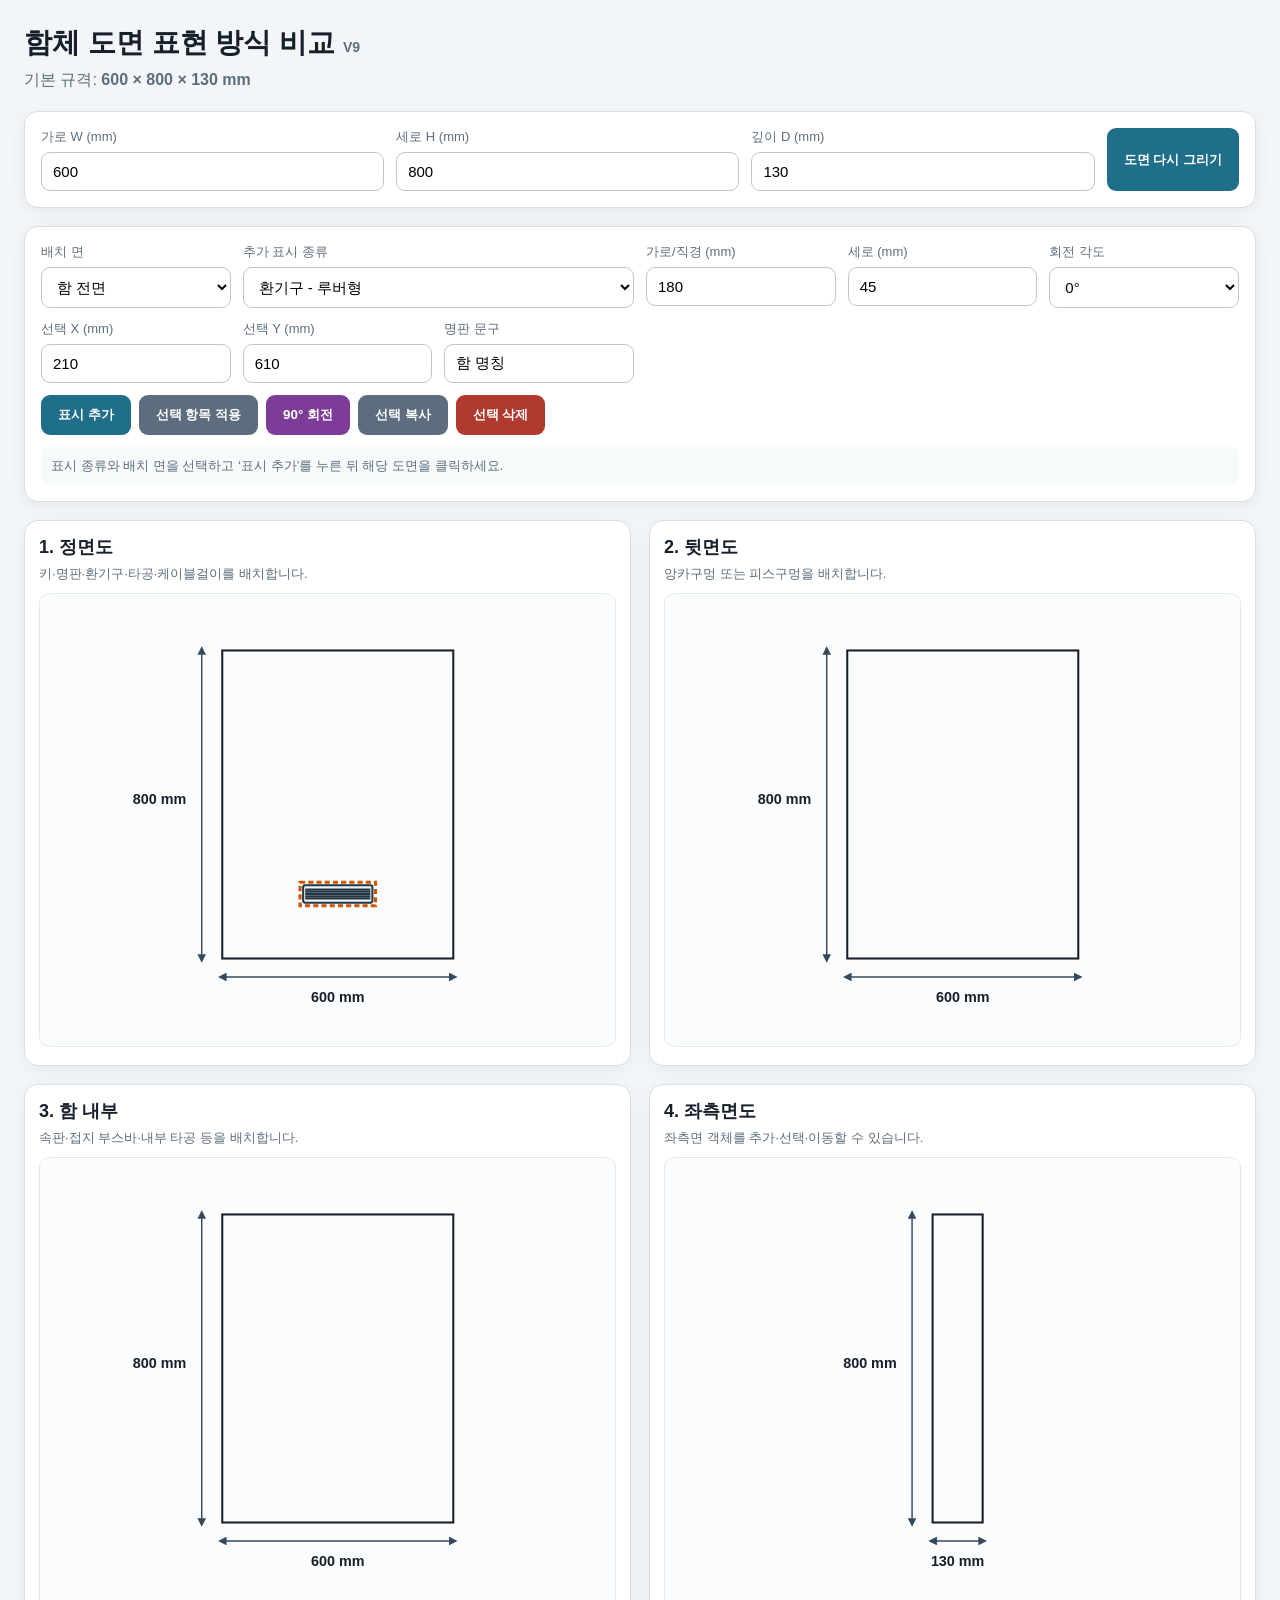
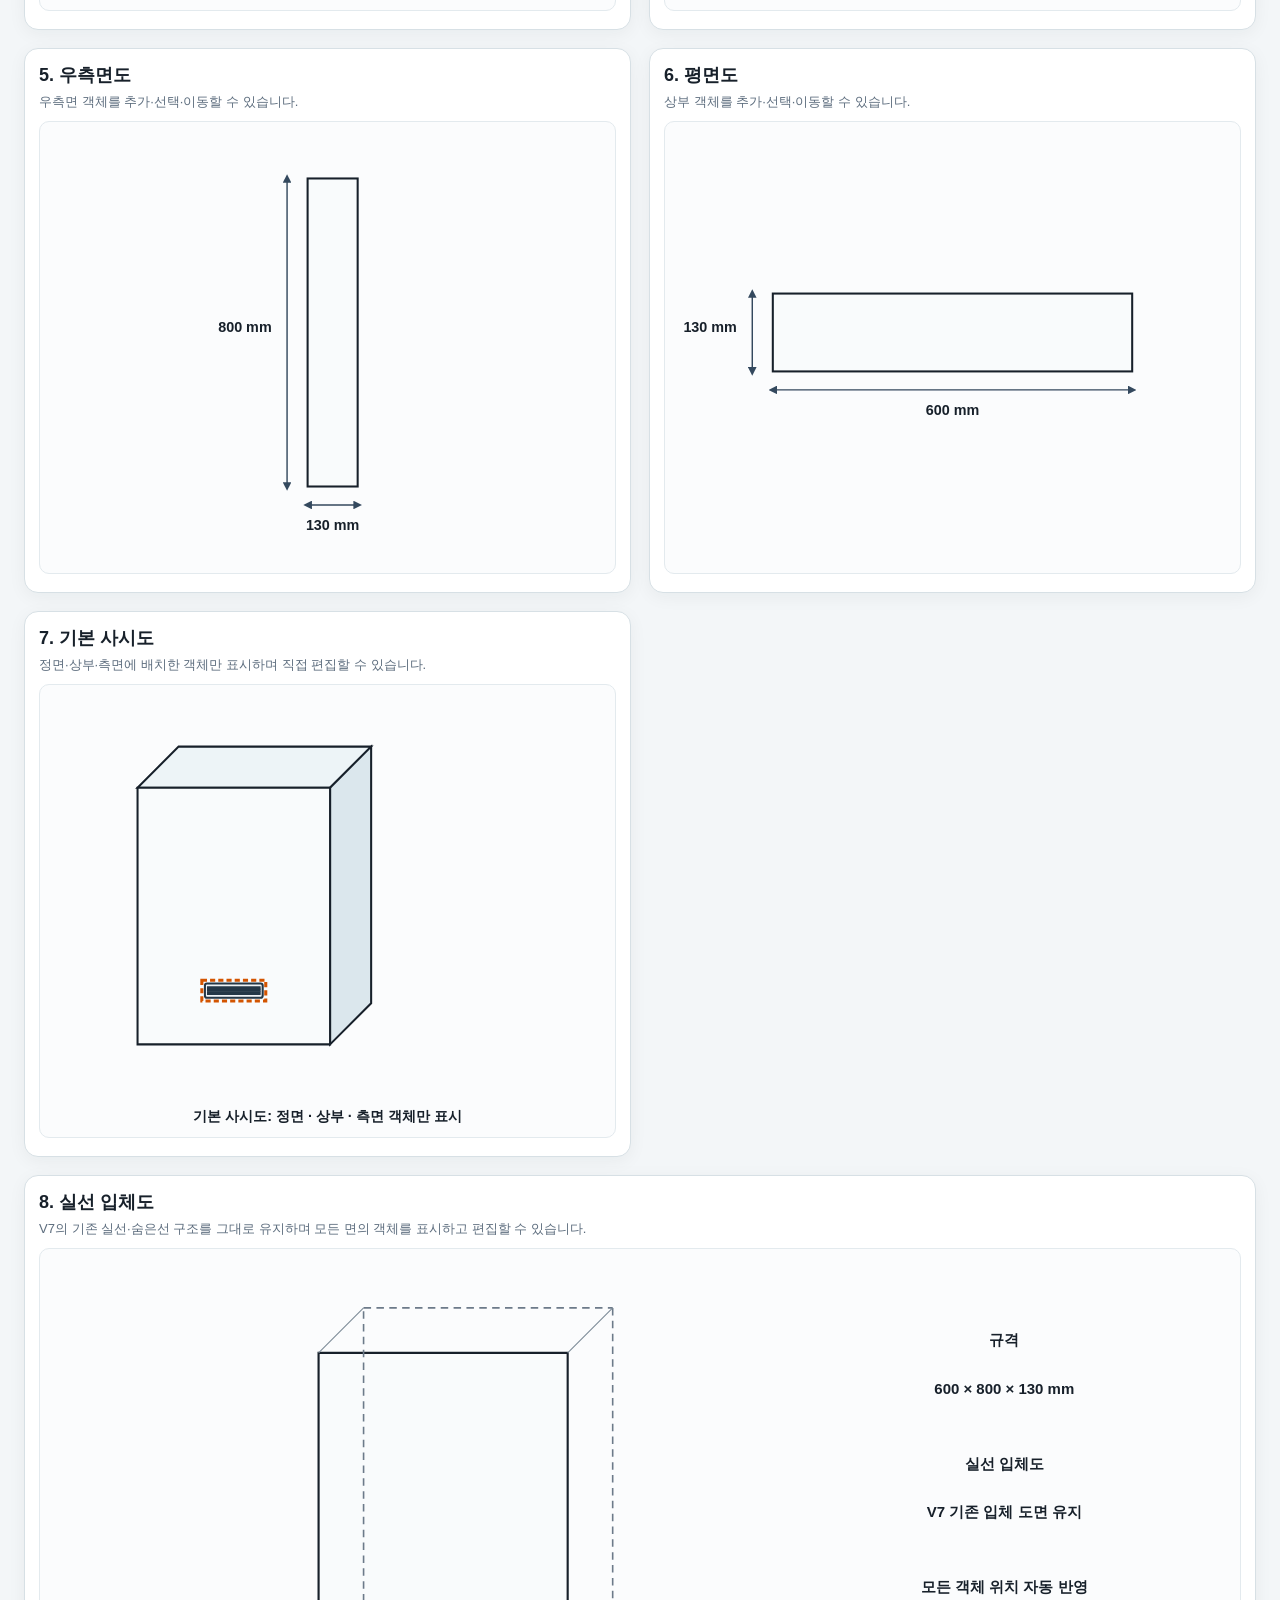
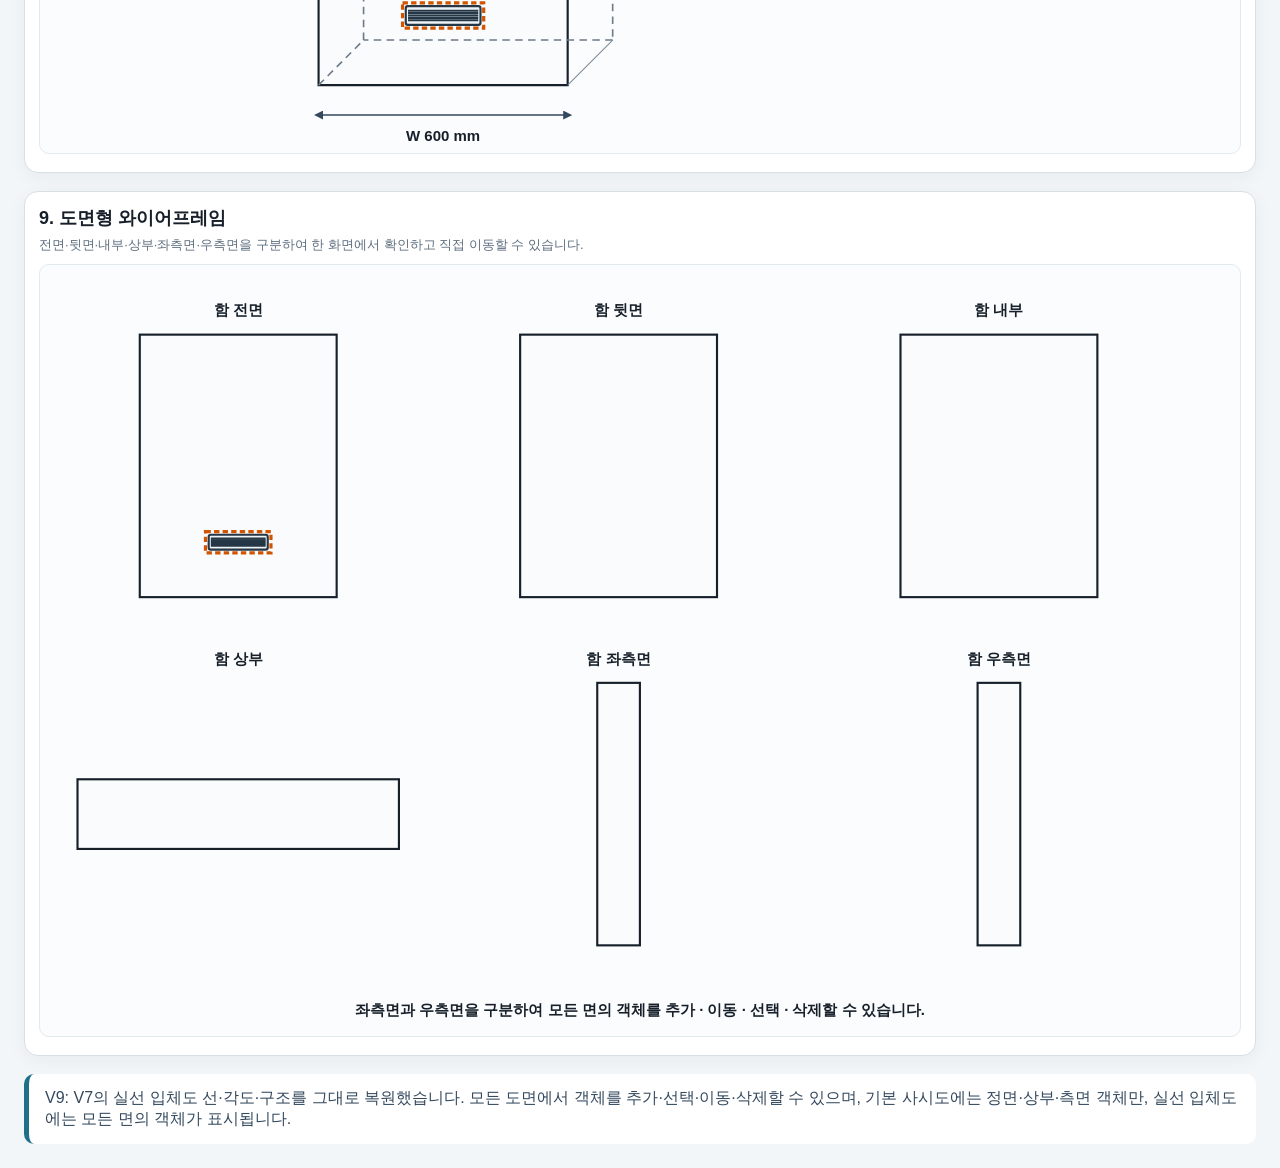
<file: drawing_srcdoc_v82.html>
<!doctype html>
<html lang="ko">
<head>
<meta charset="utf-8" />
<meta name="viewport" content="width=device-width,initial-scale=1" />
<title>600 × 800 × 130 함체 도면 예제 V9</title>
<style>
:root{--ink:#17202a;--muted:#5d6d7e;--panel:#fff;--accent:#1f6f8b;--danger:#c0392b}
*{box-sizing:border-box}html{height:100%;overflow-y:auto;overscroll-behavior:contain;-webkit-overflow-scrolling:touch}body{margin:0;min-height:100%;overflow:visible;overscroll-behavior:contain;background:#f3f6f8;color:var(--ink);font-family:Arial,'Noto Sans KR',sans-serif}.wrap{max-width:1380px;margin:auto;padding:24px}h1{margin:0 0 8px;font-size:28px}.sub{margin:0 0 20px;color:var(--muted)}
.controls,.part-panel{display:grid;gap:12px;background:#fff;padding:16px;border:1px solid #d7e0e5;border-radius:14px;box-shadow:0 4px 18px rgba(20,35,45,.06);margin-bottom:18px}.controls{grid-template-columns:repeat(3,1fr) auto}.part-panel{grid-template-columns:repeat(6,minmax(120px,1fr))}.wide{grid-column:span 2}.actions{grid-column:1/-1;display:flex;gap:8px;flex-wrap:wrap}.status{grid-column:1/-1;font-size:13px;color:var(--muted);background:#f7fafb;padding:10px;border-radius:8px}
label{font-size:13px;color:var(--muted);display:block;margin-bottom:6px}input,select{width:100%;padding:10px 11px;border:1px solid #bcc9d1;border-radius:9px;font-size:15px;background:#fff}button{padding:11px 17px;border:0;border-radius:9px;background:var(--accent);color:#fff;font-weight:700;cursor:pointer}.secondary{background:#5d6d7e}.danger{background:#b03a2e}.rotate{background:#7d3c98}
.grid{display:grid;grid-template-columns:repeat(2,minmax(0,1fr));gap:18px}.card{background:var(--panel);border:1px solid #d7e0e5;border-radius:14px;padding:14px;box-shadow:0 4px 18px rgba(20,35,45,.05)}.card h2{font-size:18px;margin:0 0 6px}.card p{font-size:13px;color:var(--muted);margin:0 0 10px}.full{grid-column:1/-1}svg{width:100%;height:auto;background:#fbfcfd;border:1px solid #e3eaee;border-radius:10px;touch-action:pan-y pinch-zoom}.note{margin-top:18px;background:#fff;border-left:5px solid var(--accent);padding:14px 16px;border-radius:10px;color:#34495e}
.dim{font-size:14px;font-weight:700;fill:#17202a}.obj{fill:#f9fbfc;stroke:#17202a;stroke-width:2}.shade{fill:#dbe7ed;stroke:#17202a;stroke-width:2}.topface{fill:#edf4f7;stroke:#17202a;stroke-width:2}.hidden{stroke:#6c7a89;stroke-width:1.5;stroke-dasharray:7 5;fill:none}.dline{stroke:#34495e;stroke-width:1.4;fill:none;marker-start:url(#arrow);marker-end:url(#arrow)}.ext{stroke:#7b8a97;stroke-width:1;fill:none}.part{cursor:move}.part.selected .select-box{stroke:#d35400;stroke-width:3;stroke-dasharray:5 3}.select-box{fill:transparent;stroke:transparent;pointer-events:none}.part-hit{fill:transparent;stroke:none}.front-hit{fill:transparent;cursor:crosshair}.cut{stroke:#d00000;fill:none;stroke-width:2.2}.cut-fill{stroke:#d00000;fill:rgba(255,0,0,.035);stroke-width:2.2}.symbol{stroke:#243746;fill:none;stroke-width:2}.symbol-fill{stroke:#243746;fill:#eef3f6;stroke-width:2}.smalltext{font-size:10px;font-weight:700;fill:#243746;pointer-events:none}.plate-text{font-size:9px;font-weight:700;fill:#243746}.inner-plate{fill:#f3f0df;stroke:#555;stroke-width:1.8}.inner-plate.pvc{fill:#f8fbff}.inner-plate.steel{fill:#d7dde1}.inner-plate.bakelite{fill:#ead9b7}
@media(max-width:900px){.grid{grid-template-columns:1fr}.full{grid-column:auto}.controls{grid-template-columns:1fr 1fr}.controls button{grid-column:1/-1}.part-panel{grid-template-columns:1fr 1fr}.wide{grid-column:span 2}.wrap{padding:14px}}
</style>
</head>
<body><div class="wrap">
<h1>함체 도면 표현 방식 비교 <small style="font-size:14px;color:#5d6d7e">V9</small></h1>
<p class="sub">기본 규격: <strong id="titleSize">600 × 800 × 130 mm</strong></p>
<div class="controls"><div><label>가로 W (mm)</label><input id="w" type="number" value="600" min="1"></div><div><label>세로 H (mm)</label><input id="h" type="number" value="800" min="1"></div><div><label>깊이 D (mm)</label><input id="d" type="number" value="130" min="1"></div><button onclick="drawAll()">도면 다시 그리기</button></div>
<div class="part-panel">
<div><label>배치 면</label><select id="surface"><option value="front">함 전면</option><option value="back">함 뒷면</option><option value="inside">함 내부</option><option value="top">함 상부</option><option value="leftSide">함 좌측면</option><option value="rightSide">함 우측면</option></select></div>
<div class="wide"><label>추가 표시 종류</label><select id="partType" onchange="syncDefaults()">
<optgroup label="환기구"><option value="vent-louver">환기구 - 루버형</option><option value="vent-hole">환기구 - 타공형</option><option value="vent-hex">환기구 - 벌집형</option><option value="vent-mesh">환기구 - 메쉬형</option></optgroup>
<optgroup label="키 종류"><option value="key-detach">탈착키</option><option value="key-push">푸쉬버튼키</option><option value="key-handle">푸쉬핸들키</option></optgroup>
<optgroup label="후면 구멍"><option value="anchor-hole">앙카구멍</option><option value="screw-hole">피스구멍</option></optgroup>
<optgroup label="명판"><option value="nameplate-100">사각형 명판 100 × 30</option><option value="nameplate-150">사각형 명판 150 × 30</option></optgroup>
<optgroup label="속판"><option value="inner-pvc">PVC속판</option><option value="inner-steel">철속판</option><option value="inner-bakelite">빼끄판</option></optgroup>
<optgroup label="접지"><option value="ground-busbar">접지 꺾인 부스바</option></optgroup>
<optgroup label="타공"><option value="cut-rect">사각 타공</option><option value="cut-circle">원형 타공</option></optgroup>
<optgroup label="기타"><option value="cable-left">케이블걸이 &lt;</option><option value="cable-right">케이블걸이 &gt;</option></optgroup>
</select></div>
<div><label>가로/직경 (mm)</label><input id="partW" type="number" value="180" min="1"></div><div><label>세로 (mm)</label><input id="partH" type="number" value="45" min="1"></div><div><label>회전 각도</label><select id="rotation"><option value="0">0°</option><option value="90">90°</option><option value="180">180°</option><option value="270">270°</option></select></div>
<div><label>선택 X (mm)</label><input id="partX" type="number" disabled></div><div><label>선택 Y (mm)</label><input id="partY" type="number" disabled></div><div><label>명판 문구</label><input id="partLabel" type="text" value="함 명칭"></div>
<div class="actions"><button id="addBtn" onclick="toggleAdd()">표시 추가</button><button class="secondary" onclick="applySettings()">선택 항목 적용</button><button class="rotate" onclick="rotateSelected()">90° 회전</button><button class="secondary" onclick="duplicateSelected()">선택 복사</button><button class="danger" onclick="deleteSelected()">선택 삭제</button></div>
<div id="status" class="status">표시 종류와 배치 면을 선택하고 ‘표시 추가’를 누른 뒤 해당 도면을 클릭하세요.</div>
</div>
<div class="grid">
<section class="card"><h2>1. 정면도</h2><p>키·명판·환기구·타공·케이블걸이를 배치합니다.</p><svg id="front" viewBox="0 0 560 440"></svg></section>
<section class="card"><h2>2. 뒷면도</h2><p>앙카구멍 또는 피스구멍을 배치합니다.</p><svg id="back" viewBox="0 0 560 440"></svg></section>
<section class="card"><h2>3. 함 내부</h2><p>속판·접지 부스바·내부 타공 등을 배치합니다.</p><svg id="inside" viewBox="0 0 560 440"></svg></section>
<section class="card"><h2>4. 좌측면도</h2><p>좌측면 객체를 추가·선택·이동할 수 있습니다.</p><svg id="leftSide" viewBox="0 0 560 440"></svg></section>
<section class="card"><h2>5. 우측면도</h2><p>우측면 객체를 추가·선택·이동할 수 있습니다.</p><svg id="rightSide" viewBox="0 0 560 440"></svg></section>
<section class="card"><h2>6. 평면도</h2><p>상부 객체를 추가·선택·이동할 수 있습니다.</p><svg id="top" viewBox="0 0 560 440"></svg></section>
<section class="card"><h2>7. 기본 사시도</h2><p>정면·상부·측면에 배치한 객체만 표시하며 직접 편집할 수 있습니다.</p><svg id="iso" viewBox="0 0 560 440"></svg></section>
<section class="card full"><h2>8. 실선 입체도</h2><p>V7의 기존 실선·숨은선 구조를 그대로 유지하며 모든 면의 객체를 표시하고 편집할 수 있습니다.</p><svg id="solid3d" viewBox="0 0 1120 470"></svg></section>
<section class="card full"><h2>9. 도면형 와이어프레임</h2><p id="wireDesc">전면·뒷면·내부·상부·좌측면·우측면을 구분하여 한 화면에서 확인하고 직접 이동할 수 있습니다.</p><svg id="wire" viewBox="0 0 1120 720"></svg></section>
</div>
<div class="note">V9: V7의 실선 입체도 선·각도·구조를 그대로 복원했습니다. 모든 도면에서 객체를 추가·선택·이동·삭제할 수 있으며, 기본 사시도에는 정면·상부·측면 객체만, 실선 입체도에는 모든 면의 객체가 표시됩니다.</div>
</div>
<script>
const NS='http://www.w3.org/2000/svg';
const el=(n,a={},t='')=>{const e=document.createElementNS(NS,n);Object.entries(a).forEach(([k,v])=>e.setAttribute(k,v));if(t)e.textContent=t;return e};
function reset(svg){svg.innerHTML='';const defs=el('defs');const m=el('marker',{id:'arrow',viewBox:'0 0 10 10',refX:5,refY:5,markerWidth:6,markerHeight:6,orient:'auto-start-reverse'});m.appendChild(el('path',{d:'M0 0L10 5L0 10z',fill:'#34495e'}));defs.appendChild(m);svg.appendChild(defs)}
const line=(s,x1,y1,x2,y2,c='ext')=>s.appendChild(el('line',{x1,y1,x2,y2,class:c}));
const text=(s,x,y,t,a='middle')=>s.appendChild(el('text',{x,y,class:'dim','text-anchor':a},t));
const rect=(s,x,y,w,h,c='obj')=>s.appendChild(el('rect',{x,y,width:w,height:h,class:c}));
const poly=(s,p,c='obj')=>s.appendChild(el('polygon',{points:p.map(v=>v.join(',')).join(' '),class:c}));
const dims=()=>({W:+w.value||600,H:+h.value||800,D:+d.value||130});
const fit=(a,b,ma,mb)=>{const sc=Math.min(ma/a,mb/b);return[a*sc,b*sc,sc]};
const clamp=(v,a,b)=>Math.max(a,Math.min(b,v));
const surfaceName=v=>v==='back'?'함 뒷면':v==='inside'?'함 내부':v==='top'?'함 상부':v==='leftSide'?'함 좌측면':v==='rightSide'?'함 우측면':'함 전면';
function planeDims(surf){const {W,H,D}=dims();return (surf==='leftSide'||surf==='rightSide')?{PW:D,PH:H}:surf==='top'?{PW:W,PH:D}:{PW:W,PH:H}}
let parts=[{surface:'front',type:'vent-louver',x:210,y:610,w:180,h:45,rot:0,label:''}];
let selected=0,addMode=false,drag=null;
const defaults={
'vent-louver':[180,45,'front'],'vent-hole':[180,45,'front'],'vent-hex':[180,45,'front'],'vent-mesh':[180,45,'front'],
'key-detach':[35,60,'front'],'key-push':[35,35,'front'],'key-handle':[45,120,'front'],'anchor-hole':[18,18,'back'],'screw-hole':[10,10,'back'],
'nameplate-100':[100,30,'front'],'nameplate-150':[150,30,'front'],'inner-pvc':[500,700,'inside'],'inner-steel':[500,700,'inside'],'inner-bakelite':[500,700,'inside'],
'ground-busbar':[160,35,'inside'],'cut-rect':[120,80,'front'],'cut-circle':[80,80,'front'],'cable-left':[40,70,'inside'],'cable-right':[40,70,'inside']};
function syncDefaults(){const d=defaults[partType.value];partW.value=d[0];partH.value=d[1];surface.value=d[2]}
function setStatus(t){status.textContent=t}
function toggleAdd(){addMode=!addMode;addBtn.textContent=addMode?'배치할 도면을 클릭':'표시 추가';addBtn.style.background=addMode?'#d35400':'';setStatus(addMode?'원하는 도면 또는 입체도의 면을 클릭하세요.':'추가 모드를 해제했습니다.')}
function selectPart(i){selected=i;updateFields();drawAll()}
function updateFields(){const p=parts[selected];[partX,partY].forEach(e=>e.disabled=!p);if(!p){partX.value=partY.value='';return}surface.value=p.surface;partType.value=p.type;partW.value=Math.round(p.w);partH.value=Math.round(p.h);partX.value=Math.round(p.x);partY.value=Math.round(p.y);rotation.value=p.rot||0;partLabel.value=p.label||'함 명칭'}
function addAt(surf,x,y){const {PW,PH}=planeDims(surf),t=partType.value;let pw=Math.min(+partW.value||40,PW),ph=Math.min(+partH.value||40,PH);if(t==='cut-circle')ph=Math.min(pw,PH);parts.push({surface:surf,type:t,x:clamp(x-pw/2,0,PW-pw),y:clamp(y-ph/2,0,PH-ph),w:pw,h:ph,rot:+rotation.value||0,label:partLabel.value});selected=parts.length-1;surface.value=surf;addMode=false;addBtn.textContent='표시 추가';addBtn.style.background='';setStatus(surfaceName(surf)+'에 표시를 추가했습니다.');drawAll()}
function applySettings(){const p=parts[selected];if(!p)return setStatus('적용할 표시를 먼저 선택하세요.');p.surface=surface.value;p.type=partType.value;const {PW,PH}=planeDims(p.surface);p.w=Math.min(+partW.value||p.w,PW);p.h=Math.min(p.type==='cut-circle'?p.w:(+partH.value||p.h),PH);p.rot=+rotation.value||0;p.label=partLabel.value;p.x=clamp(+partX.value||p.x,0,PW-p.w);p.y=clamp(+partY.value||p.y,0,PH-p.h);setStatus('선택 항목을 적용했습니다.');drawAll()}
function rotateSelected(){const p=parts[selected];if(!p)return;p.rot=((p.rot||0)+90)%360;rotation.value=p.rot;drawAll()}
function duplicateSelected(){const p=parts[selected];if(!p)return;const {PW,PH}=planeDims(p.surface);parts.push({...p,x:clamp(p.x+20,0,PW-p.w),y:clamp(p.y+20,0,PH-p.h)});selected=parts.length-1;drawAll()}
function deleteSelected(){if(!parts[selected])return;parts.splice(selected,1);selected=parts.length?Math.min(selected,parts.length-1):-1;setStatus('선택한 객체를 삭제했습니다.');drawAll()}
function pt(svg,e){const p=svg.createSVGPoint();p.x=e.clientX;p.y=e.clientY;return p.matrixTransform(svg.getScreenCTM().inverse())}
function symbol(g,p,x,y,w,h){const cx=x+w/2,cy=y+h/2,t=p.type;
 if(t.startsWith('vent-')){g.appendChild(el('rect',{x,y,width:w,height:h,rx:2,class:'symbol-fill'}));const pad=Math.max(2,Math.min(w,h)*.12),ix=x+pad,iy=y+pad,iw=w-2*pad,ih=h-2*pad;if(t==='vent-louver'){for(let r=1;r<=5;r++)line(g,ix,iy+r*ih/6,ix+iw,iy+r*ih/6,'symbol')}else if(t==='vent-hole'){for(let r=0;r<3;r++)for(let c=0;c<8;c++)g.appendChild(el('circle',{cx:ix+(c+.5)*iw/8,cy:iy+(r+.5)*ih/3,r:Math.max(1,Math.min(iw/20,ih/8)),fill:'#526b78'}))}else if(t==='vent-hex'){for(let r=0;r<3;r++)for(let c=0;c<7;c++){const xx=ix+(c+.55+(r%2)*.45)*iw/7.5,yy=iy+(r+.5)*ih/3,rr=Math.max(1.5,Math.min(iw/24,ih/7)),q=[];for(let k=0;k<6;k++){const a=k*Math.PI/3;q.push([xx+rr*Math.cos(a),yy+rr*Math.sin(a)])}g.appendChild(el('polygon',{points:q.map(v=>v.join(',')).join(' '),class:'symbol'}))}}else{for(let c=1;c<8;c++)line(g,ix+c*iw/8,iy,ix+c*iw/8,iy+ih,'symbol');for(let r=1;r<4;r++)line(g,ix,iy+r*ih/4,ix+iw,iy+r*ih/4,'symbol')}}
 else if(t==='key-detach'){g.appendChild(el('circle',{cx,cy:y+h*.3,r:Math.min(w,h)*.18,class:'symbol-fill'}));line(g,cx,y+h*.45,cx,y+h*.86,'symbol');line(g,cx,y+h*.68,x+w*.72,y+h*.68,'symbol')}
 else if(t==='key-push'){g.appendChild(el('circle',{cx,cy,r:Math.min(w,h)*.38,class:'symbol-fill'}));g.appendChild(el('circle',{cx,cy,r:Math.min(w,h)*.16,fill:'#526b78'}))}
 else if(t==='key-handle'){g.appendChild(el('rect',{x:x+w*.28,y,width:w*.44,height:h,rx:w*.18,class:'symbol-fill'}));line(g,cx,y+h*.16,cx,y+h*.82,'symbol');g.appendChild(el('circle',{cx,cy:y+h*.82,r:w*.1,fill:'#526b78'}))}
 else if(t==='anchor-hole'||t==='screw-hole'){g.appendChild(el('circle',{cx,cy,r:Math.min(w,h)*.4,class:'symbol'}));line(g,x+w*.25,y+h*.25,x+w*.75,y+h*.75,'symbol');line(g,x+w*.75,y+h*.25,x+w*.25,y+h*.75,'symbol')}
 else if(t.startsWith('nameplate')){g.appendChild(el('rect',{x,y,width:w,height:h,rx:2,class:'symbol-fill'}));g.appendChild(el('text',{x:cx,y:cy+3,'text-anchor':'middle',class:'plate-text'},p.label||'함 명칭'))}
 else if(t.startsWith('inner-')){const c=t==='inner-pvc'?'inner-plate pvc':t==='inner-steel'?'inner-plate steel':'inner-plate bakelite';g.appendChild(el('rect',{x,y,width:w,height:h,rx:2,class:c}));g.appendChild(el('text',{x:cx,y:cy,'text-anchor':'middle',class:'smalltext'},t==='inner-pvc'?'PVC속판':t==='inner-steel'?'철속판':'빼끄판'))}
 else if(t==='ground-busbar'){const pts=[[x,y+h*.75],[x+w*.18,y+h*.75],[x+w*.18,y+h*.28],[x+w,y+h*.28]];g.appendChild(el('polyline',{points:pts.map(v=>v.join(',')).join(' '),stroke:'#9b6a19','stroke-width':Math.max(4,h*.22),fill:'none','stroke-linejoin':'round'}));for(let i=1;i<=4;i++)g.appendChild(el('circle',{cx:x+w*(.2+i*.16),cy:y+h*.28,r:Math.max(2,h*.08),fill:'#fff',stroke:'#5b410d'}))}
 else if(t==='cut-rect'){g.appendChild(el('rect',{x,y,width:w,height:h,class:'cut-fill'}));line(g,x,y,x+w,y+h,'cut');line(g,x+w,y,x,y+h,'cut')}
 else if(t==='cut-circle'){g.appendChild(el('circle',{cx,cy,r:Math.min(w,h)/2,class:'cut-fill'}));line(g,cx-w*.35,cy-h*.35,cx+w*.35,cy+h*.35,'cut');line(g,cx+w*.35,cy-h*.35,cx-w*.35,cy+h*.35,'cut')}
 else if(t==='cable-left'||t==='cable-right'){const ch=t==='cable-left'?'‹':'›';g.appendChild(el('text',{x:cx,y:cy+h*.28,'text-anchor':'middle','font-size':Math.max(18,h),fill:'#243746','font-weight':'700'},ch))}
}

function beginDrag(svg,e,i,map){if(e.pointerType==='touch'){selected=i;updateFields();return;}e.preventDefault();e.stopPropagation();selected=i;updateFields();const q=pt(svg,e),p=parts[i],sp=map.toScreen(p.x,p.y);drag={i,svgId:svg.id,map,dx:q.x-sp.x,dy:q.y-sp.y};setStatus(surfaceName(p.surface)+' 객체를 이동 중입니다.');}
function renderMapped(svg,surf,map,interactive=true){parts.forEach((p,i)=>{if(p.surface!==surf)return;const a=map.toScreen(p.x,p.y),b=map.toScreen(p.x+p.w,p.y+p.h);const gw=Math.max(4,Math.abs(b.x-a.x)),gh=Math.max(4,Math.abs(b.y-a.y));const gx=Math.min(a.x,b.x),gy=Math.min(a.y,b.y);const g=el('g',{class:'part'+(i===selected?' selected':''),'data-index':i,transform:`rotate(${p.rot||0} ${gx+gw/2} ${gy+gh/2})`});symbol(g,p,gx,gy,gw,gh);g.appendChild(el('rect',{x:gx-3,y:gy-3,width:gw+6,height:gh+6,class:'select-box'}));g.appendChild(el('rect',{x:gx-7,y:gy-7,width:gw+14,height:gh+14,class:'part-hit'}));svg.appendChild(g);if(interactive)g.addEventListener('pointerdown',e=>beginDrag(svg,e,i,map));})}
function linearMap(x,y,rw,rh,PW,PH){return{toScreen:(u,v)=>({x:x+u*rw/PW,y:y+v*rh/PH}),toPlane:(sx,sy)=>({x:(sx-x)*PW/rw,y:(sy-y)*PH/rh}),contains:(sx,sy)=>sx>=x&&sx<=x+rw&&sy>=y&&sy<=y+rh}}
function affineMap(o,ux,uy,vx,vy,PW,PH){const det=ux*vy-uy*vx;return{toScreen:(u,v)=>({x:o.x+ux*u/PW+vx*v/PH,y:o.y+uy*u/PW+vy*v/PH}),toPlane:(sx,sy)=>{const dx=sx-o.x,dy=sy-o.y;return{x:PW*(dx*vy-dy*vx)/det,y:PH*(ux*dy-uy*dx)/det}},contains:(sx,sy)=>{const q=this?.toPlane?this.toPlane(sx,sy):null;return !!q}}}
function drawFlat(id,surf,PW,PH,maxW,maxH,x0,y0){const svg=document.getElementById(id);reset(svg);const[rw,rh]=fit(PW,PH,maxW,maxH),x=x0+(maxW-rw)/2,y=y0+(maxH-rh)/2;rect(svg,x,y,rw,rh);const map=linearMap(x,y,rw,rh,PW,PH);svg.appendChild(el('rect',{x,y,width:rw,height:rh,class:'front-hit'}));renderMapped(svg,surf,map,true);line(svg,x,y+rh+18,x+rw,y+rh+18,'dline');text(svg,x+rw/2,y+rh+42,PW+' mm');line(svg,x-20,y,x-20,y+rh,'dline');text(svg,x-35,y+rh/2,PH+' mm','end');svg.onclick=e=>{if(!addMode||e.target.closest('.part'))return;const q=pt(svg,e);if(!map.contains(q.x,q.y))return;const p=map.toPlane(q.x,q.y);surface.value=surf;addAt(surf,p.x,p.y)}}
function drawIso(W,H,D){const s=document.getElementById('iso');reset(s);const sc=Math.min(300/W,250/H,115/D),rw=W*sc,rh=H*sc,off=Math.max(40,D*sc*.78),x=95,y=60;const A=[x,y+off],B=[x+rw,y+off],C=[x+rw,y+rh+off],D1=[x,y+rh+off],E=[x+off,y],F=[x+rw+off,y],G=[x+rw+off,y+rh];poly(s,[A,B,F,E],'topface');poly(s,[B,C,G,F],'shade');poly(s,[A,B,C,D1],'obj');const maps={front:affineMap({x:A[0],y:A[1]},rw,0,0,rh,W,H),top:affineMap({x:A[0],y:A[1]},rw,0,off,-off,W,D),side:affineMap({x:B[0],y:B[1]},off,-off,0,rh,D,H)};['front','top','side'].forEach(v=>renderMapped(s,v,maps[v],true));s.onclick=e=>{if(!addMode||e.target.closest('.part'))return;const q=pt(s,e);for(const surf of ['front','side','top']){const p=maps[surf].toPlane(q.x,q.y),{PW,PH}=planeDims(surf);if(p.x>=0&&p.x<=PW&&p.y>=0&&p.y<=PH){surface.value=surf;addAt(surf,p.x,p.y);return}}};text(s,280,425,'기본 사시도: 정면 · 상부 · 측면 객체만 표시')}
function drawSolid3D(W,H,D){
 const s=document.getElementById('solid3d');reset(s);
 const sc=Math.min(470/W,310/H,125/D),rw=W*sc,rh=H*sc,off=Math.max(42,D*sc*.8),x=260,y=55;
 const A=[x,y+off],B=[x+rw,y+off],C=[x+rw,y+rh+off],D1=[x,y+rh+off],E=[x+off,y],F=[x+rw+off,y],G=[x+rw+off,y+rh],H1=[x+off,y+rh];
 poly(s,[A,B,C,D1],'obj');
 [[E,F],[F,G],[G,H1],[H1,E]].forEach(v=>line(s,...v[0],...v[1],'hidden'));
 line(s,...A,...E);line(s,...B,...F);line(s,...C,...G);line(s,...D1,...H1,'hidden');
 line(s,x,y+rh+off+28,x+rw,y+rh+off+28,'dline');text(s,x+rw/2,y+rh+off+52,'W '+W+' mm');
 text(s,900,90,'규격');text(s,900,135,W+' × '+H+' × '+D+' mm');
 text(s,900,205,'실선 입체도');text(s,900,250,'V7 기존 입체 도면 유지');
 text(s,900,320,'모든 객체 위치 자동 반영');
 const maps={
  front:affineMap({x:A[0],y:A[1]},rw,0,0,rh,W,H),
  top:affineMap({x:A[0],y:A[1]},rw,0,off,-off,W,D),
  side:affineMap({x:B[0],y:B[1]},off,-off,0,rh,D,H),
  back:affineMap({x:E[0],y:E[1]},rw,0,0,rh,W,H),
  inside:affineMap({x:E[0],y:E[1]},rw,0,0,rh,W,H)
 };
 ['back','inside','top','side','front'].forEach(v=>renderMapped(s,v,maps[v],true));
 const regions=['front','side','top','back','inside'];
 s.onclick=e=>{if(!addMode||e.target.closest('.part'))return;const q=pt(s,e);for(const surf of regions){const p=maps[surf].toPlane(q.x,q.y),{PW,PH}=planeDims(surf);if(p.x>=0&&p.x<=PW&&p.y>=0&&p.y<=PH){surface.value=surf;addAt(surf,p.x,p.y);return}}};
}
function drawWire(W,H,D){const s=document.getElementById('wire');reset(s);const panels=[{surf:'front',name:'함 전면',x:35,y:65},{surf:'back',name:'함 뒷면',x:390,y:65},{surf:'inside',name:'함 내부',x:745,y:65},{surf:'top',name:'함 상부',x:35,y:390},{surf:'leftSide',name:'함 좌측면',x:390,y:390},{surf:'rightSide',name:'함 우측면',x:745,y:390}];const maps=[];panels.forEach(p=>{const {PW,PH}=planeDims(p.surf),[rw,rh]=fit(PW,PH,300,245),x=p.x+(300-rw)/2,y=p.y+(245-rh)/2; text(s,p.x+150,p.y-18,p.name);rect(s,x,y,rw,rh);const map=linearMap(x,y,rw,rh,PW,PH);maps.push([p.surf,map]);renderMapped(s,p.surf,map,true)});s.onclick=e=>{if(!addMode||e.target.closest('.part'))return;const q=pt(s,e);for(const [surf,map] of maps){const p=map.toPlane(q.x,q.y),{PW,PH}=planeDims(surf);if(p.x>=0&&p.x<=PW&&p.y>=0&&p.y<=PH){surface.value=surf;addAt(surf,p.x,p.y);return}}};text(s,560,700,'좌측면과 우측면을 구분하여 모든 면의 객체를 추가 · 이동 · 선택 · 삭제할 수 있습니다.')}
function drawAll(){const {W,H,D}=dims();parts.forEach(p=>{const {PW,PH}=planeDims(p.surface);p.w=Math.min(p.w,PW);p.h=Math.min(p.h,PH);p.x=clamp(p.x,0,PW-p.w);p.y=clamp(p.y,0,PH-p.h)});titleSize.textContent=`${W} × ${H} × ${D} mm`;drawFlat('front','front',W,H,330,300,125,55);drawFlat('back','back',W,H,330,300,125,55);drawFlat('inside','inside',W,H,330,300,125,55);drawFlat('leftSide','leftSide',D,H,230,300,170,55);drawFlat('rightSide','rightSide',D,H,230,300,170,55);drawFlat('top','top',W,D,350,170,105,120);drawIso(W,H,D);drawSolid3D(W,H,D);drawWire(W,H,D);updateFields()}
document.addEventListener('pointermove',e=>{if(!drag)return;const svg=document.getElementById(drag.svgId),p=parts[drag.i];if(!svg||!p)return;const q=pt(svg,e),v=drag.map.toPlane(q.x-drag.dx,q.y-drag.dy),{PW,PH}=planeDims(p.surface);p.x=clamp(v.x,0,PW-p.w);p.y=clamp(v.y,0,PH-p.h);updateFields();drawAll()});
document.addEventListener('pointerup',()=>{if(!drag)return;const p=parts[drag.i];drag=null;setStatus((p?surfaceName(p.surface):'객체')+' 위치를 모든 도면에 반영했습니다.')});
partX.addEventListener('change',applySettings);partY.addEventListener('change',applySettings);surface.addEventListener('change',()=>setStatus(surfaceName(surface.value)+'이 선택되었습니다.'));drawAll();
</script></body></html>
</file>
